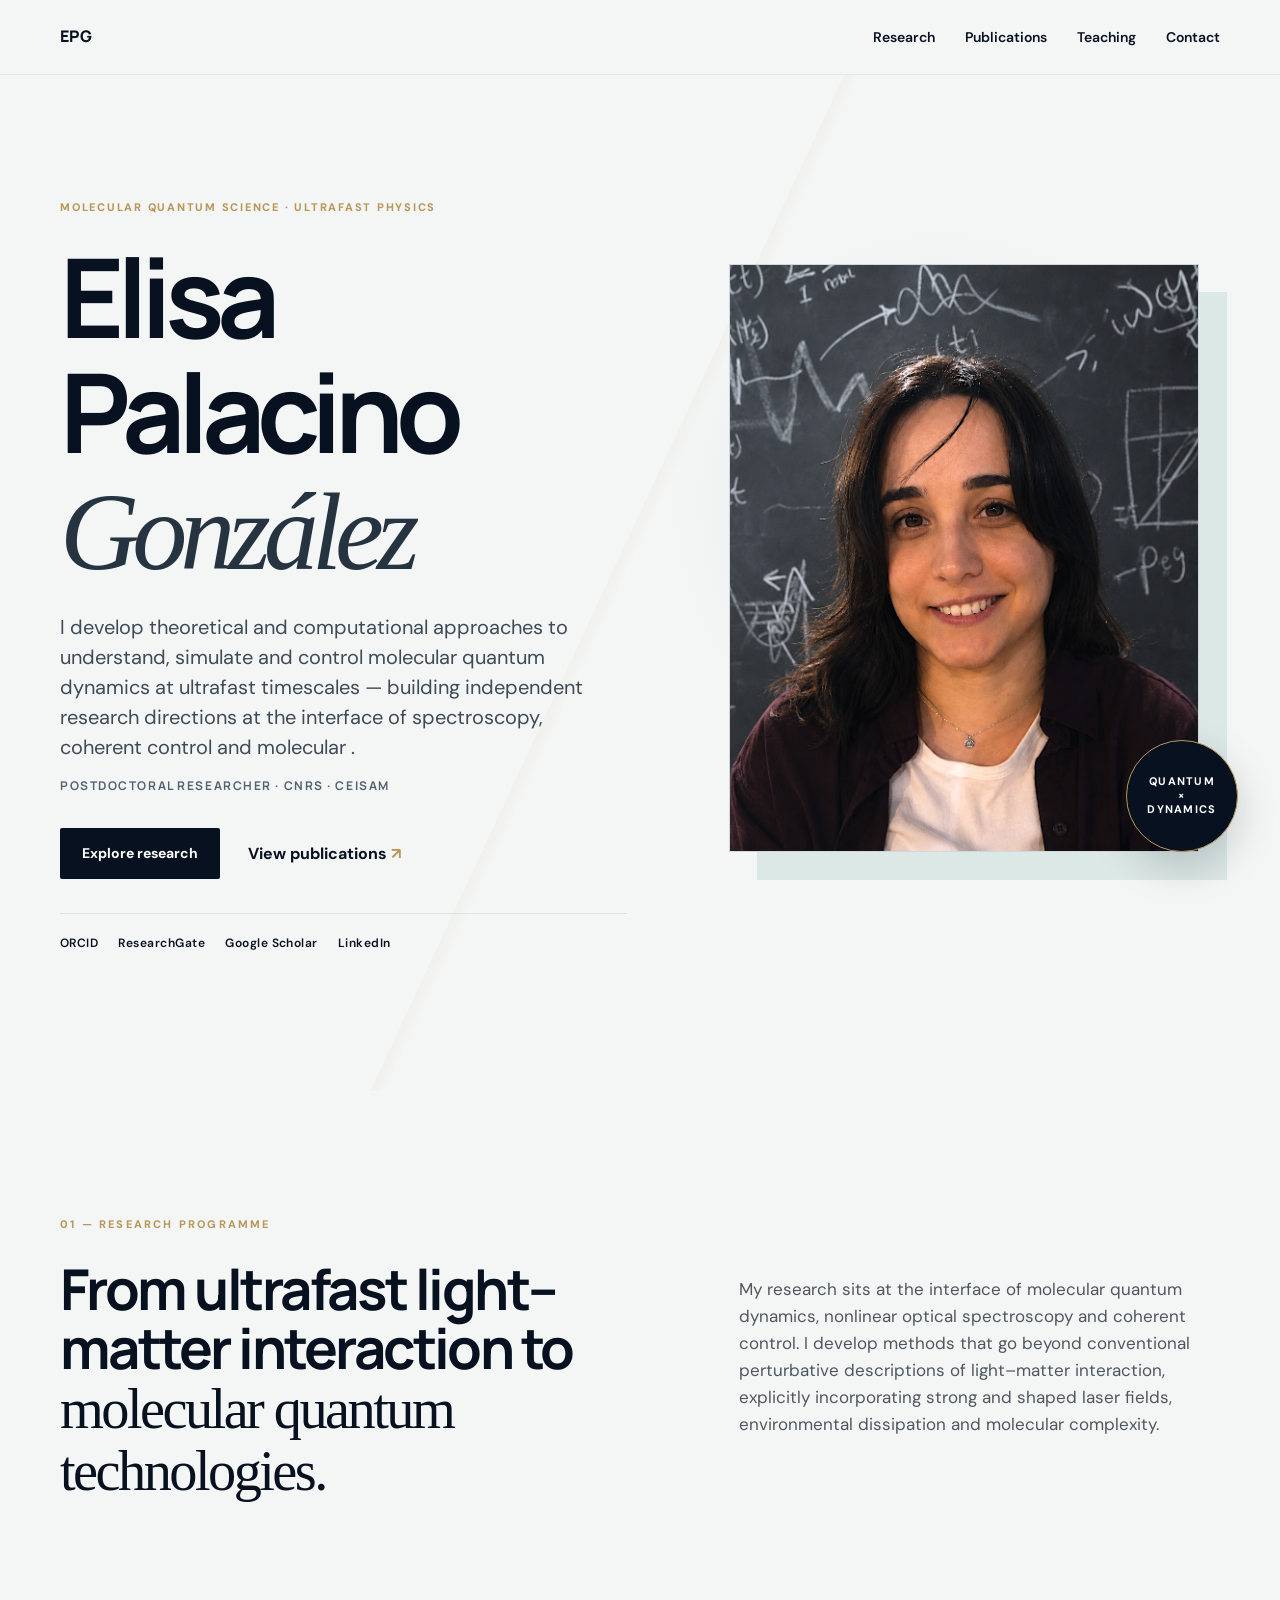
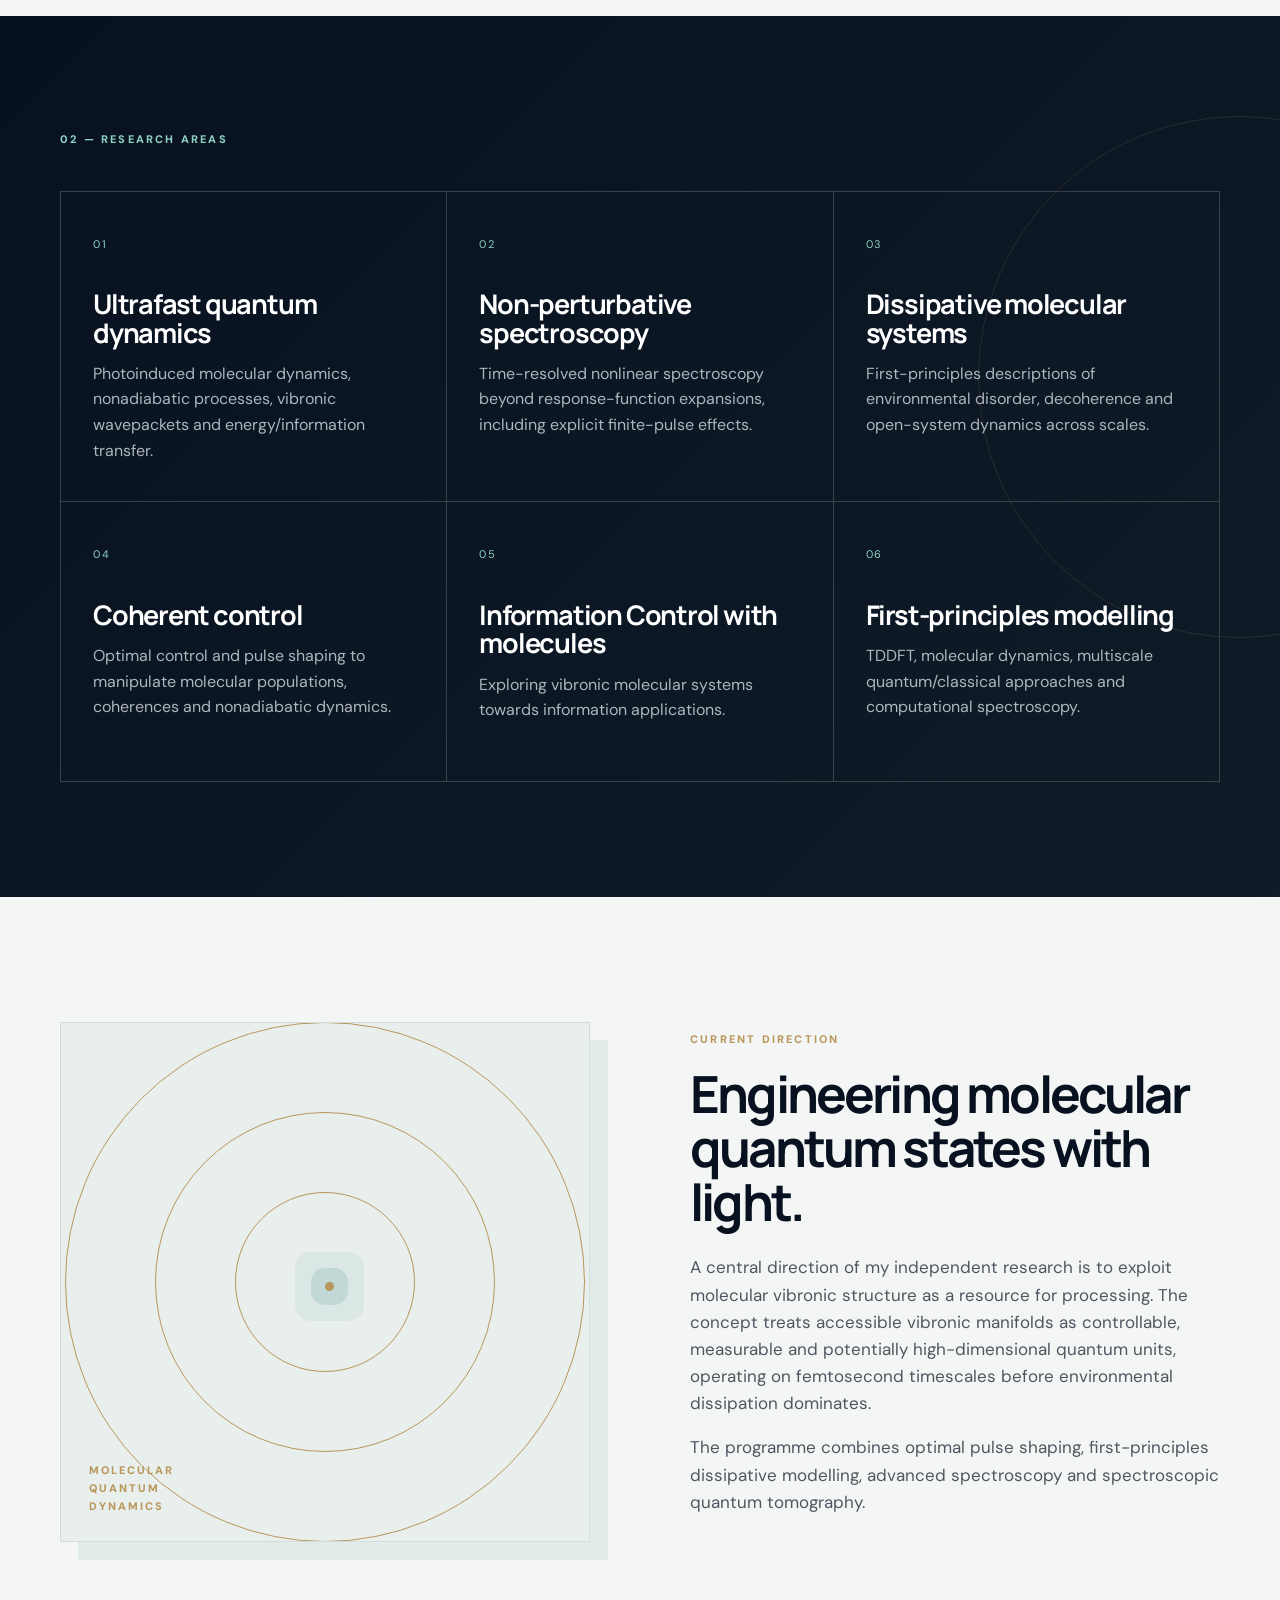
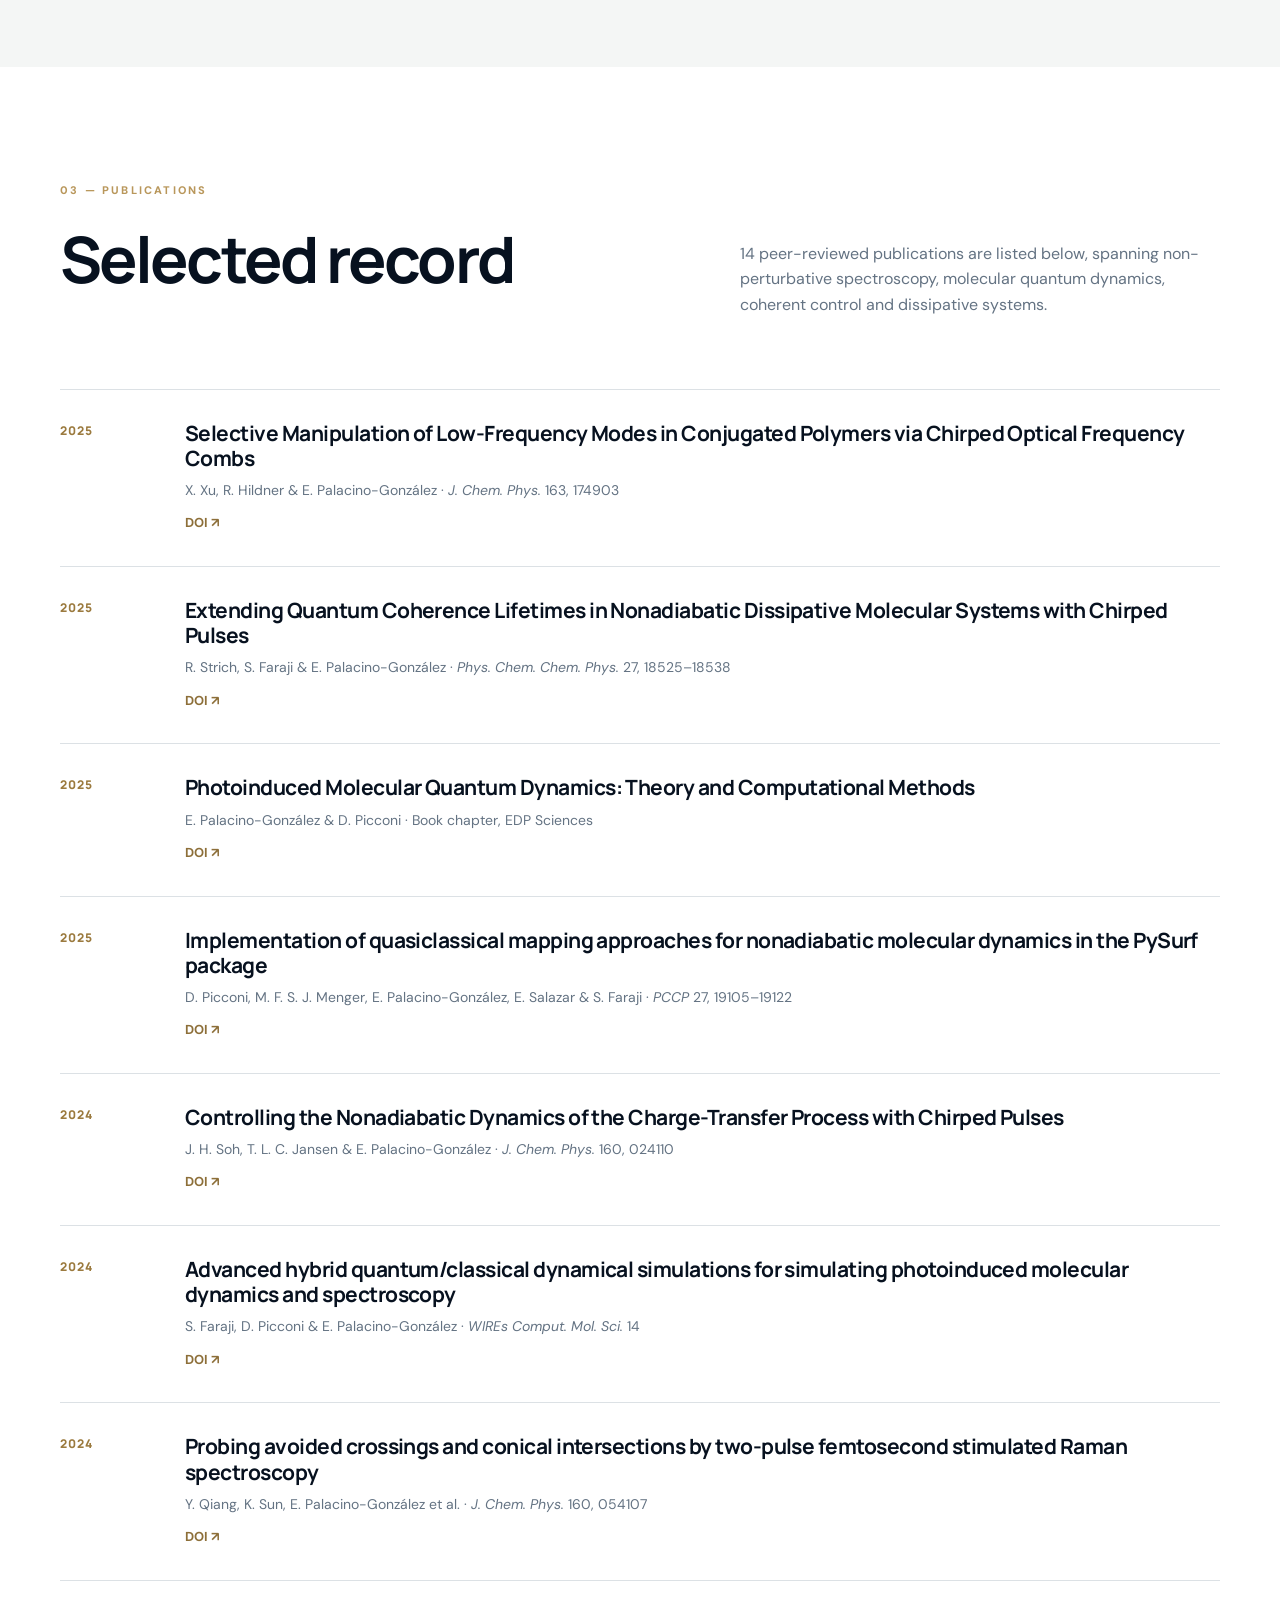
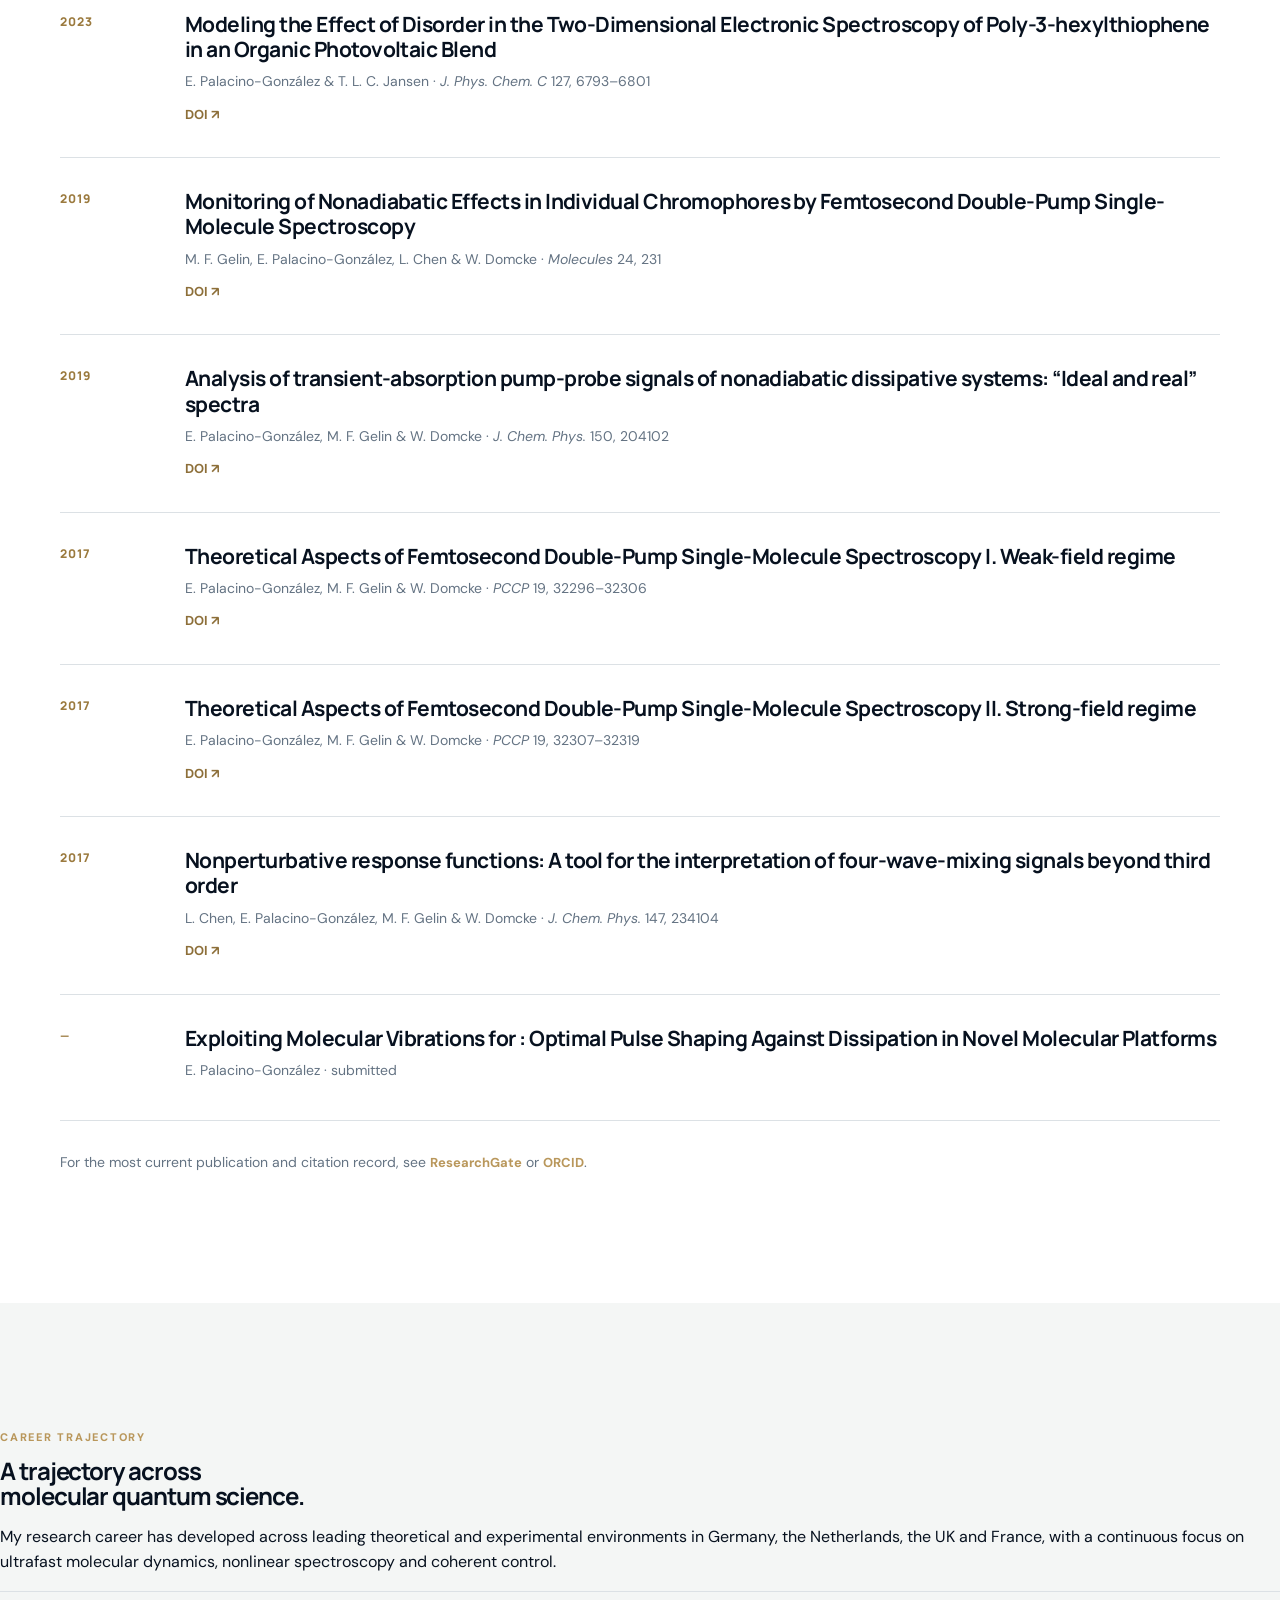
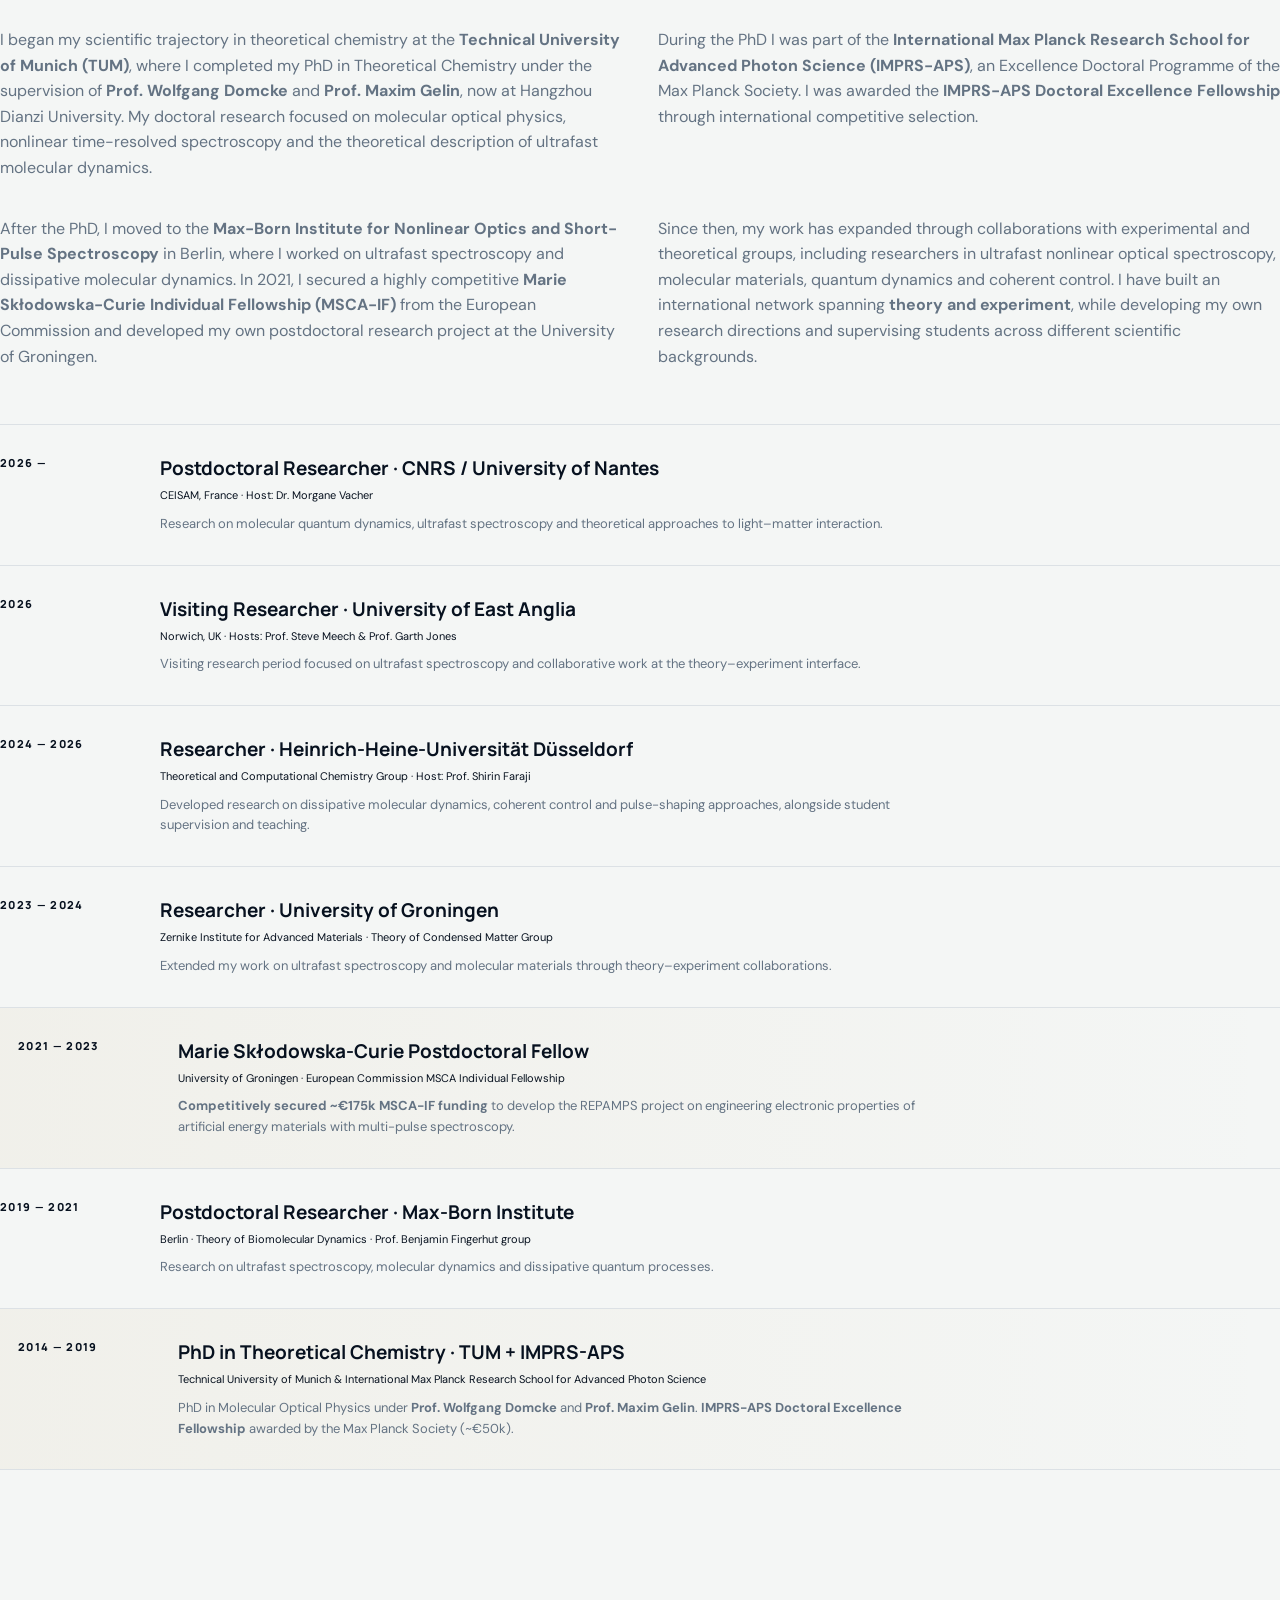
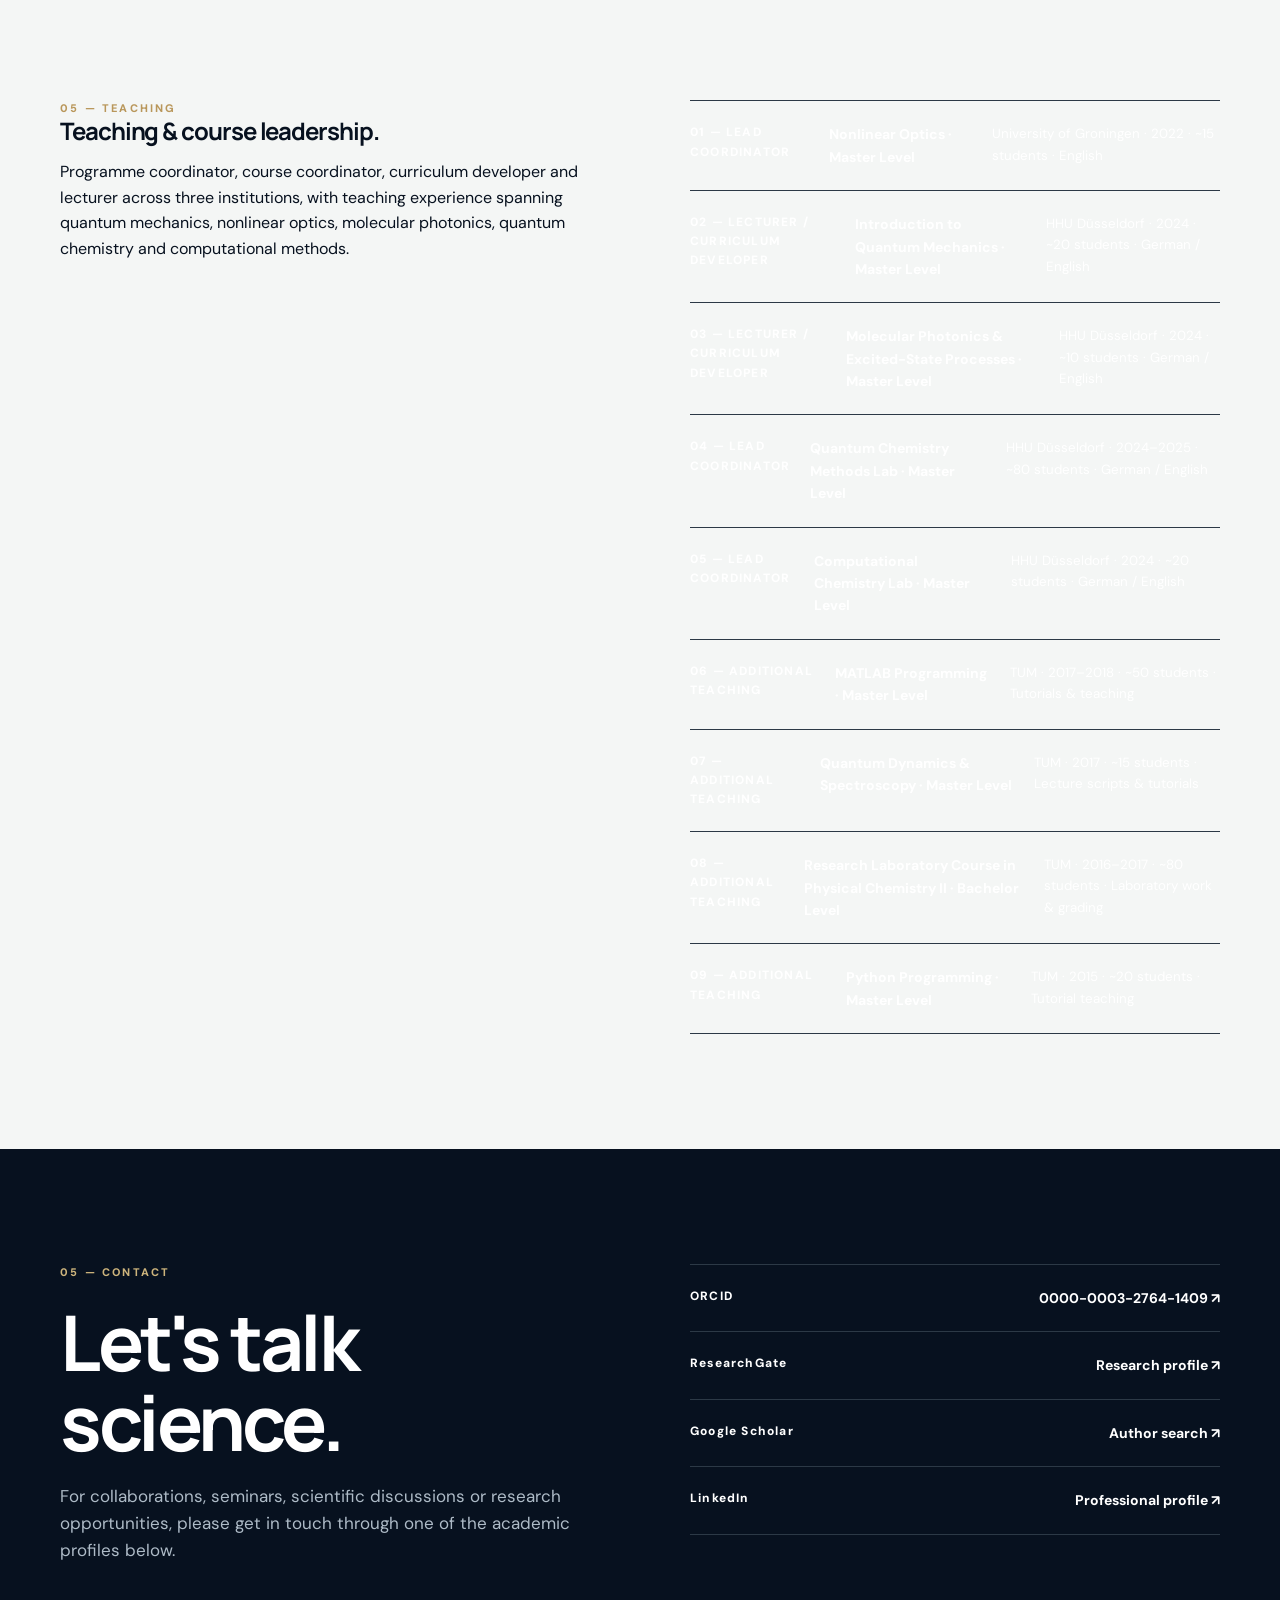
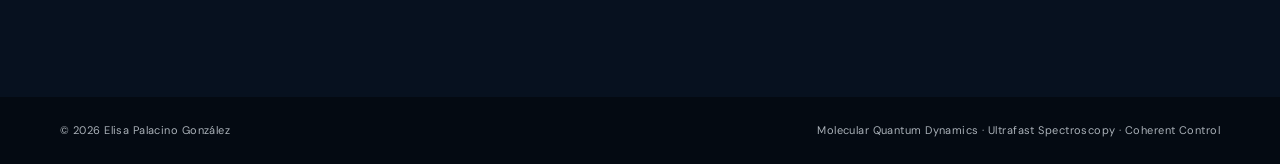
<file: index.html>
<!doctype html>
<html lang="en">
<head>
  <meta charset="utf-8">
  <meta name="viewport" content="width=device-width, initial-scale=1">
  <title>Elisa Palacino González — Molecular Quantum Dynamics</title>
  <meta name="description" content="Dr. Elisa Palacino González — theoretical chemist working on molecular quantum dynamics, ultrafast spectroscopy, coherent control and vibronic .">
  <meta name="author" content="Elisa Palacino González">
  <link rel="canonical" href="https://elisa-palacino-gonzalez.github.io/">
  <link rel="icon" href="assets/favicon.svg" type="image/svg+xml">
  <link rel="preconnect" href="https://fonts.googleapis.com">
  <link rel="preconnect" href="https://fonts.gstatic.com" crossorigin>
  <link href="https://fonts.googleapis.com/css2?family=DM+Sans:wght@400;500;600;700&family=Manrope:wght@500;600;700;800&display=swap" rel="stylesheet">
  <link rel="stylesheet" href="assets/style.css">
</head>
<body>
<header class="nav-wrap">
  <nav class="nav container">
    <a class="brand" href="#top">EPG</a>
    <div class="nav-links">
      <a href="#research">Research</a><a href="#publications">Publications</a><a href="#teaching">Teaching</a><a href="#contact">Contact</a>
    </div>
  </nav>
</header>
<main id="top">
  <section class="hero container">
    <div class="hero-copy">
      <p class="eyebrow">MOLECULAR QUANTUM SCIENCE · ULTRAFAST PHYSICS</p>
      <h1>Elisa Palacino<br><em>González</em></h1>
      <p class="lead">I develop theoretical and computational approaches to understand, simulate and control molecular quantum dynamics at ultrafast timescales — building independent research directions at the interface of spectroscopy, coherent control and molecular .</p>
      <p class="hero-role">Postdoctoral Researcher · CNRS · CEISAM</p>
      <div class="hero-links">
        <a class="button" href="#research">Explore research</a>
        <a class="text-link" href="#publications">View publications <span>↗</span></a>
      </div>
      <div class="socials">
        <a href="https://orcid.org/0000-0003-2764-1409" target="_blank" rel="noopener">ORCID</a>
        <a href="https://www.researchgate.net/profile/Elisa-Palacino-Gonzalez-2" target="_blank" rel="noopener">ResearchGate</a>
        <a href="https://scholar.google.com/citations?view_op=search_authors&mauthors=Elisa+Palacino+Gonzalez" target="_blank" rel="noopener">Google Scholar</a>
        <a href="https://www.linkedin.com/search/results/people/?keywords=Elisa%20Palacino%20Gonzalez" target="_blank" rel="noopener">LinkedIn</a>
      </div>
    </div>
    <div class="hero-image-wrap">
      <div class="image-frame"><img src="assets/portrait.jpg" alt="Dr. Elisa Palacino González"></div>
      <div class="orbit-label">QUANTUM<br>×<br>DYNAMICS</div>
    </div>
  </section>

  <section class="statement section container">
    <div class="section-kicker">01 — RESEARCH PROGRAMME</div>
    <div class="statement-grid">
      <h2>From ultrafast light–matter interaction to <span>molecular quantum technologies.</span></h2>
      <p>My research sits at the interface of molecular quantum dynamics, nonlinear optical spectroscopy and coherent control. I develop methods that go beyond conventional perturbative descriptions of light–matter interaction, explicitly incorporating strong and shaped laser fields, environmental dissipation and molecular complexity.</p>
    </div>
  </section>

  <section id="research" class="research section">
    <div class="container">
      <div class="section-kicker">02 — RESEARCH AREAS</div>
      <div class="cards">
        <article class="card"><span>01</span><h3>Ultrafast quantum dynamics</h3><p>Photoinduced molecular dynamics, nonadiabatic processes, vibronic wavepackets and energy/information transfer.</p></article>
        <article class="card"><span>02</span><h3>Non-perturbative spectroscopy</h3><p>Time-resolved nonlinear spectroscopy beyond response-function expansions, including explicit finite-pulse effects.</p></article>
        <article class="card"><span>03</span><h3>Dissipative molecular systems</h3><p>First-principles descriptions of environmental disorder, decoherence and open-system dynamics across scales.</p></article>
        <article class="card"><span>04</span><h3>Coherent control</h3><p>Optimal control and pulse shaping to manipulate molecular populations, coherences and nonadiabatic dynamics.</p></article>
        <article class="card"><span>05</span><h3> Information Control with molecules</h3><p>Exploring vibronic molecular systems towards information applications.</p></article>
        <article class="card"><span>06</span><h3>First-principles modelling</h3><p>TDDFT, molecular dynamics, multiscale quantum/classical approaches and computational spectroscopy.</p></article>
      </div>
    </div>
  </section>

  <section class="feature section container">
    <div class="feature-graphic"><div class="pulse"></div><div class="wave w1"></div><div class="wave w2"></div><div class="wave w3"></div><div class="feature-caption">MOLECULAR<br>QUANTUM<br>DYNAMICS</div></div>
    <div class="feature-copy"><div class="section-kicker">CURRENT DIRECTION</div><h2>Engineering molecular quantum states with light.</h2><p>A central direction of my independent research is to exploit molecular vibronic structure as a resource for  processing. The <strong></strong> concept treats accessible vibronic manifolds as controllable, measurable and potentially high-dimensional quantum units, operating on femtosecond timescales before environmental dissipation dominates.</p><p>The programme combines optimal pulse shaping, first-principles dissipative modelling, advanced spectroscopy and spectroscopic quantum tomography.</p></div>
  </section>

  <section id="publications" class="publications section">
    <div class="container">
      <div class="section-kicker">03 — PUBLICATIONS</div>
      <div class="pub-head"><h2>Selected record</h2><p>14 peer-reviewed publications are listed below, spanning non-perturbative spectroscopy, molecular quantum dynamics, coherent control and dissipative systems.</p></div>
      <div class="pub-list">
        <article class="pub"><div class="year">2025</div><div><h3>Selective Manipulation of Low-Frequency Modes in Conjugated Polymers via Chirped Optical Frequency Combs</h3><p>X. Xu, R. Hildner &amp; E. Palacino-González · <em>J. Chem. Phys.</em> 163, 174903</p><a href="https://doi.org/10.1063/5.0294970" target="_blank" rel="noopener">DOI ↗</a></div></article>
        <article class="pub"><div class="year">2025</div><div><h3>Extending Quantum Coherence Lifetimes in Nonadiabatic Dissipative Molecular Systems with Chirped Pulses</h3><p>R. Strich, S. Faraji &amp; E. Palacino-González · <em>Phys. Chem. Chem. Phys.</em> 27, 18525–18538</p><a href="https://doi.org/10.1039/D5CP01684C" target="_blank" rel="noopener">DOI ↗</a></div></article>
        <article class="pub"><div class="year">2025</div><div><h3>Photoinduced Molecular Quantum Dynamics: Theory and Computational Methods</h3><p>E. Palacino-González &amp; D. Picconi · Book chapter, EDP Sciences</p><a href="https://doi.org/10.1051/978-2-7598-3760-1" target="_blank" rel="noopener">DOI ↗</a></div></article>
        <article class="pub"><div class="year">2025</div><div><h3>Implementation of quasiclassical mapping approaches for nonadiabatic molecular dynamics in the PySurf package</h3><p>D. Picconi, M. F. S. J. Menger, E. Palacino-González, E. Salazar &amp; S. Faraji · <em>PCCP</em> 27, 19105–19122</p><a href="https://doi.org/10.1039/D5CP01194A" target="_blank" rel="noopener">DOI ↗</a></div></article>
        <article class="pub"><div class="year">2024</div><div><h3>Controlling the Nonadiabatic Dynamics of the Charge-Transfer Process with Chirped Pulses</h3><p>J. H. Soh, T. L. C. Jansen &amp; E. Palacino-González · <em>J. Chem. Phys.</em> 160, 024110</p><a href="https://doi.org/10.1063/5.0177073" target="_blank" rel="noopener">DOI ↗</a></div></article>
        <article class="pub"><div class="year">2024</div><div><h3>Advanced hybrid quantum/classical dynamical simulations for simulating photoinduced molecular dynamics and spectroscopy</h3><p>S. Faraji, D. Picconi &amp; E. Palacino-González · <em>WIREs Comput. Mol. Sci.</em> 14</p><a href="https://doi.org/10.1002/wcms.1731" target="_blank" rel="noopener">DOI ↗</a></div></article>
        <article class="pub"><div class="year">2024</div><div><h3>Probing avoided crossings and conical intersections by two-pulse femtosecond stimulated Raman spectroscopy</h3><p>Y. Qiang, K. Sun, E. Palacino-González et al. · <em>J. Chem. Phys.</em> 160, 054107</p><a href="https://doi.org/10.1063/5.0186583" target="_blank" rel="noopener">DOI ↗</a></div></article>
        <article class="pub"><div class="year">2023</div><div><h3>Modeling the Effect of Disorder in the Two-Dimensional Electronic Spectroscopy of Poly-3-hexylthiophene in an Organic Photovoltaic Blend</h3><p>E. Palacino-González &amp; T. L. C. Jansen · <em>J. Phys. Chem. C</em> 127, 6793–6801</p><a href="https://doi.org/10.1021/acs.jpcc.3c01080" target="_blank" rel="noopener">DOI ↗</a></div></article>
        <article class="pub"><div class="year">2019</div><div><h3>Monitoring of Nonadiabatic Effects in Individual Chromophores by Femtosecond Double-Pump Single-Molecule Spectroscopy</h3><p>M. F. Gelin, E. Palacino-González, L. Chen &amp; W. Domcke · <em>Molecules</em> 24, 231</p><a href="https://doi.org/10.3390/molecules24020231" target="_blank" rel="noopener">DOI ↗</a></div></article>
        <article class="pub"><div class="year">2019</div><div><h3>Analysis of transient-absorption pump-probe signals of nonadiabatic dissipative systems: “Ideal and real” spectra</h3><p>E. Palacino-González, M. F. Gelin &amp; W. Domcke · <em>J. Chem. Phys.</em> 150, 204102</p><a href="https://doi.org/10.1063/1.5094485" target="_blank" rel="noopener">DOI ↗</a></div></article>
        <article class="pub"><div class="year">2017</div><div><h3>Theoretical Aspects of Femtosecond Double-Pump Single-Molecule Spectroscopy I. Weak-field regime</h3><p>E. Palacino-González, M. F. Gelin &amp; W. Domcke · <em>PCCP</em> 19, 32296–32306</p><a href="https://doi.org/10.1039/C7CP04809B" target="_blank" rel="noopener">DOI ↗</a></div></article>
        <article class="pub"><div class="year">2017</div><div><h3>Theoretical Aspects of Femtosecond Double-Pump Single-Molecule Spectroscopy II. Strong-field regime</h3><p>E. Palacino-González, M. F. Gelin &amp; W. Domcke · <em>PCCP</em> 19, 32307–32319</p><a href="https://doi.org/10.1039/C7CP04810F" target="_blank" rel="noopener">DOI ↗</a></div></article>
        <article class="pub"><div class="year">2017</div><div><h3>Nonperturbative response functions: A tool for the interpretation of four-wave-mixing signals beyond third order</h3><p>L. Chen, E. Palacino-González, M. F. Gelin &amp; W. Domcke · <em>J. Chem. Phys.</em> 147, 234104</p><a href="https://doi.org/10.1063/1.5004763" target="_blank" rel="noopener">DOI ↗</a></div></article>
        <article class="pub"><div class="year">—</div><div><h3>Exploiting Molecular Vibrations for : Optimal Pulse Shaping Against Dissipation in Novel Molecular  Platforms</h3><p>E. Palacino-González · submitted <em></em></p></div></article>
      </div>
      <p class="pub-note">For the most current publication and citation record, see <a href="https://www.researchgate.net/profile/Elisa-Palacino-Gonzalez-2" target="_blank" rel="noopener">ResearchGate</a> or <a href="https://orcid.org/0000-0003-2764-1409" target="_blank" rel="noopener">ORCID</a>.</p>
    </div>
  </section>

  
<section id="career" class="section career-section">
  <div class="section-head">
    <div><p class="eyebrow">CAREER TRAJECTORY</p><h2>A trajectory across<br>molecular quantum science.</h2></div>
    <p class="section-intro">My research career has developed across leading theoretical and experimental environments in Germany, the Netherlands, the UK and France, with a continuous focus on ultrafast molecular dynamics, nonlinear spectroscopy and coherent control.</p>
  </div>

  <div class="career-intro">
    <p>I began my scientific trajectory in theoretical chemistry at the <strong>Technical University of Munich (TUM)</strong>, where I completed my PhD in Theoretical Chemistry under the supervision of <strong>Prof. Wolfgang Domcke</strong> and <strong>Prof. Maxim Gelin</strong>, now at Hangzhou Dianzi University. My doctoral research focused on molecular optical physics, nonlinear time-resolved spectroscopy and the theoretical description of ultrafast molecular dynamics.</p>
    <p>During the PhD I was part of the <strong>International Max Planck Research School for Advanced Photon Science (IMPRS-APS)</strong>, an Excellence Doctoral Programme of the Max Planck Society. I was awarded the <strong>IMPRS-APS Doctoral Excellence Fellowship</strong> through international competitive selection.</p>
    <p>After the PhD, I moved to the <strong>Max-Born Institute for Nonlinear Optics and Short-Pulse Spectroscopy</strong> in Berlin, where I worked on ultrafast spectroscopy and dissipative molecular dynamics. In 2021, I secured a highly competitive <strong>Marie Skłodowska-Curie Individual Fellowship (MSCA-IF)</strong> from the European Commission and developed my own postdoctoral research project at the University of Groningen.</p>
    <p>Since then, my work has expanded through collaborations with experimental and theoretical groups, including researchers in ultrafast nonlinear optical spectroscopy, molecular materials, quantum dynamics and coherent control. I have built an international network spanning <strong>theory and experiment</strong>, while developing my own research directions and supervising students across different scientific backgrounds.</p>
  </div>

  <div class="timeline career-timeline">
    <div class="career-item">
      <span class="career-year">2026 —</span>
      <div><b>Postdoctoral Researcher · CNRS / University of Nantes</b><small>CEISAM, France · Host: Dr. Morgane Vacher</small><p>Research on molecular quantum dynamics, ultrafast spectroscopy and theoretical approaches to light–matter interaction.</p></div>
    </div>
    <div class="career-item">
      <span class="career-year">2026</span>
      <div><b>Visiting Researcher · University of East Anglia</b><small>Norwich, UK · Hosts: Prof. Steve Meech & Prof. Garth Jones</small><p>Visiting research period focused on ultrafast spectroscopy and collaborative work at the theory–experiment interface.</p></div>
    </div>
    <div class="career-item">
      <span class="career-year">2024 — 2026</span>
      <div><b>Researcher · Heinrich-Heine-Universität Düsseldorf</b><small>Theoretical and Computational Chemistry Group · Host: Prof. Shirin Faraji</small><p>Developed research on dissipative molecular dynamics, coherent control and pulse-shaping approaches, alongside student supervision and teaching.</p></div>
    </div>
    <div class="career-item">
      <span class="career-year">2023 — 2024</span>
      <div><b>Researcher · University of Groningen</b><small>Zernike Institute for Advanced Materials · Theory of Condensed Matter Group</small><p>Extended my work on ultrafast spectroscopy and molecular materials through theory–experiment collaborations.</p></div>
    </div>
    <div class="career-item highlight">
      <span class="career-year">2021 — 2023</span>
      <div><b>Marie Skłodowska-Curie Postdoctoral Fellow</b><small>University of Groningen · European Commission MSCA Individual Fellowship</small><p><strong>Competitively secured ~€175k MSCA-IF funding</strong> to develop the REPAMPS project on engineering electronic properties of artificial energy materials with multi-pulse spectroscopy.</p></div>
    </div>
    <div class="career-item">
      <span class="career-year">2019 — 2021</span>
      <div><b>Postdoctoral Researcher · Max-Born Institute</b><small>Berlin · Theory of Biomolecular Dynamics · Prof. Benjamin Fingerhut group</small><p>Research on ultrafast spectroscopy, molecular dynamics and dissipative quantum processes.</p></div>
    </div>
    <div class="career-item highlight">
      <span class="career-year">2014 — 2019</span>
      <div><b>PhD in Theoretical Chemistry · TUM + IMPRS-APS</b><small>Technical University of Munich & International Max Planck Research School for Advanced Photon Science</small><p>PhD in Molecular Optical Physics under <strong>Prof. Wolfgang Domcke</strong> and <strong>Prof. Maxim Gelin</strong>. <strong>IMPRS-APS Doctoral Excellence Fellowship</strong> awarded by the Max Planck Society (~€50k).</p></div>
    </div>
  </div>
</section>

<section id="Teaching" class="teaching section">
  <div class="container contact-inner">

    <div>
      <div class="section-kicker">05 — TEACHING</div>
      <h2>Teaching &amp; course leadership.</h2>
      <p>
        Programme coordinator, course coordinator, curriculum developer and lecturer
        across three institutions, with teaching experience spanning quantum mechanics,
        nonlinear optics, molecular photonics, quantum chemistry and computational methods.
      </p>
    </div>

    <div class="contact-links">

      <a href="javascript:void(0)">
        <span>01 — LEAD COORDINATOR</span>
        <b>Nonlinear Optics · Master Level</b>
        <small>University of Groningen · 2022 · ~15 students · English</small>
      </a>

      <a href="javascript:void(0)">
        <span>02 — LECTURER / CURRICULUM DEVELOPER</span>
        <b>Introduction to Quantum Mechanics · Master Level</b>
        <small>HHU Düsseldorf · 2024 · ~20 students · German / English</small>
      </a>

      <a href="javascript:void(0)">
        <span>03 — LECTURER / CURRICULUM DEVELOPER</span>
        <b>Molecular Photonics &amp; Excited-State Processes · Master Level</b>
        <small>HHU Düsseldorf · 2024 · ~10 students · German / English</small>
      </a>

      <a href="javascript:void(0)">
        <span>04 — LEAD COORDINATOR</span>
        <b>Quantum Chemistry Methods Lab · Master Level</b>
        <small>HHU Düsseldorf · 2024–2025 · ~80 students · German / English</small>
      </a>

      <a href="javascript:void(0)">
        <span>05 — LEAD COORDINATOR</span>
        <b>Computational Chemistry Lab · Master Level</b>
        <small>HHU Düsseldorf · 2024 · ~20 students · German / English</small>
      </a>

      <a href="javascript:void(0)">
        <span>06 — ADDITIONAL TEACHING</span>
        <b>MATLAB Programming · Master Level</b>
        <small>TUM · 2017–2018 · ~50 students · Tutorials &amp; teaching</small>
      </a>

      <a href="javascript:void(0)">
        <span>07 — ADDITIONAL TEACHING</span>
        <b>Quantum Dynamics &amp; Spectroscopy · Master Level</b>
        <small>TUM · 2017 · ~15 students · Lecture scripts &amp; tutorials</small>
      </a>

      <a href="javascript:void(0)">
        <span>08 — ADDITIONAL TEACHING</span>
        <b>Research Laboratory Course in Physical Chemistry II · Bachelor Level</b>
        <small>TUM · 2016–2017 · ~80 students · Laboratory work &amp; grading</small>
      </a>

      <a href="javascript:void(0)">
        <span>09 — ADDITIONAL TEACHING</span>
        <b>Python Programming · Master Level</b>
        <small>TUM · 2015 · ~20 students · Tutorial teaching</small>
      </a>

    </div>

  </div>
</section>
  
  <section id="contact" class="contact section">
    <div class="container contact-inner"><div><div class="section-kicker">05 — CONTACT</div><h2>Let's talk science.</h2><p>For collaborations, seminars, scientific discussions or research opportunities, please get in touch through one of the academic profiles below.</p></div><div class="contact-links"><a href="https://orcid.org/0000-0003-2764-1409" target="_blank" rel="noopener"><span>ORCID</span><b>0000-0003-2764-1409 ↗</b></a><a href="https://www.researchgate.net/profile/Elisa-Palacino-Gonzalez-2" target="_blank" rel="noopener"><span>ResearchGate</span><b>Research profile ↗</b></a><a href="https://scholar.google.com/citations?view_op=search_authors&mauthors=Elisa+Palacino+Gonzalez" target="_blank" rel="noopener"><span>Google Scholar</span><b>Author search ↗</b></a><a href="https://www.linkedin.com/search/results/people/?keywords=Elisa%20Palacino%20Gonzalez" target="_blank" rel="noopener"><span>LinkedIn</span><b>Professional profile ↗</b></a></div></div>
  </section>
</main>
<footer><div class="container"><span>© 2026 Elisa Palacino González</span><span>Molecular Quantum Dynamics · Ultrafast Spectroscopy · Coherent Control</span></div></footer>
<script src="assets/main.js"></script>
</body>
</html>
</file>
<file: assets/style.css>
:root{--ink:#11141a;--muted:#66707b;--line:#dce1e5;--paper:#f7f7f4;--white:#fff;--accent:#0b6e69;--accent2:#d7eee8;--serif:Georgia,'Times New Roman',serif;--sans:'DM Sans',Arial,sans-serif;--head:'Manrope',Arial,sans-serif}*{box-sizing:border-box}html{scroll-behavior:smooth}body{margin:0;background:var(--paper);color:var(--ink);font-family:var(--sans);line-height:1.6}.container{width:min(1160px,calc(100% - 48px));margin:auto}.nav-wrap{position:sticky;top:0;z-index:20;background:rgba(247,247,244,.9);backdrop-filter:blur(12px);border-bottom:1px solid rgba(220,225,229,.75)}.nav{height:74px;display:flex;align-items:center;justify-content:space-between}.brand{font-family:var(--head);font-weight:800;letter-spacing:-.06em;font-size:24px;color:var(--ink);text-decoration:none}.nav-links{display:flex;gap:30px}.nav-links a,.socials a{color:var(--ink);text-decoration:none;font-size:14px;font-weight:600}.nav-links a:hover,.socials a:hover{color:var(--accent)}.hero{min-height:calc(100vh - 74px);display:grid;grid-template-columns:1.05fr .95fr;gap:80px;align-items:center;padding:70px 0 100px}.eyebrow,.section-kicker{font-size:11px;letter-spacing:.16em;font-weight:800;color:var(--accent)}h1,h2,h3{font-family:var(--head);line-height:1.05;margin:0;letter-spacing:-.045em}h1{font-size:clamp(58px,8vw,108px);margin:22px 0}.hero h1 em{font-family:var(--serif);font-weight:400}.lead{font-size:20px;max-width:630px;color:#424a52;line-height:1.5}.hero-links{display:flex;align-items:center;gap:28px;margin:34px 0}.button{display:inline-block;background:var(--ink);color:#fff;padding:14px 22px;border-radius:2px;text-decoration:none;font-weight:700;font-size:14px}.text-link{font-weight:700;color:var(--ink);text-decoration:none}.text-link span{color:var(--accent)}.socials{display:flex;gap:20px;flex-wrap:wrap;border-top:1px solid var(--line);padding-top:20px}.hero-image-wrap{position:relative;display:flex;justify-content:center}.image-frame{width:min(440px,100%);aspect-ratio:4/5;overflow:hidden;background:#ddd;box-shadow:28px 28px 0 var(--accent2)}.image-frame img{width:100%;height:100%;object-fit:cover;object-position:center top;display:block}.orbit-label{position:absolute;right:-18px;bottom:35px;background:var(--ink);color:#fff;width:112px;height:112px;border-radius:50%;display:grid;place-content:center;text-align:center;font-size:11px;line-height:1.25;letter-spacing:.12em;font-weight:700}.section{padding:115px 0}.statement{background:var(--paper)}.statement-grid{display:grid;grid-template-columns:1.1fr .9fr;gap:90px;margin-top:25px}.statement h2{font-size:clamp(34px,4.4vw,58px)}.statement h2 span{font-family:var(--serif);font-weight:400}.statement p,.feature-copy p,.about p,.contact p{font-size:17px;color:#4e5760}.research{background:#11141a;color:#fff}.research .section-kicker{color:#8ed2c5}.cards{display:grid;grid-template-columns:repeat(3,1fr);margin-top:42px;border-top:1px solid #3b4148;border-left:1px solid #3b4148}.card{padding:34px 30px 40px;border-right:1px solid #3b4148;border-bottom:1px solid #3b4148;min-height:250px}.card span{font-size:11px;color:#8ed2c5;letter-spacing:.15em}.card h3{font-size:25px;margin:35px 0 14px}.card p{color:#adb5bd;margin:0}.feature{display:grid;grid-template-columns:1fr 1fr;gap:100px;align-items:center}.feature-graphic{height:520px;background:#e7f1ee;position:relative;overflow:hidden}.pulse{position:absolute;width:9px;height:9px;border-radius:50%;background:var(--accent);left:50%;top:50%;box-shadow:0 0 0 14px rgba(11,110,105,.12),0 0 0 30px rgba(11,110,105,.06)}.wave{position:absolute;border:1px solid var(--accent);border-radius:50%;left:50%;top:50%;transform:translate(-50%,-50%)}.w1{width:180px;height:180px}.w2{width:340px;height:340px}.w3{width:520px;height:520px}.feature-caption{position:absolute;left:28px;bottom:26px;font-size:11px;letter-spacing:.18em;font-weight:800;color:var(--accent)}.feature-copy h2{font-size:clamp(38px,4vw,60px);margin:18px 0 26px}.publications{background:#fff}.pub-head{display:grid;grid-template-columns:1fr .8fr;gap:80px;margin:25px 0 55px}.pub-head h2{font-size:clamp(42px,5vw,65px)}.pub-head p{color:var(--muted);font-size:16px}.pub-list{border-top:1px solid var(--line)}.pub{display:grid;grid-template-columns:90px 1fr;gap:35px;padding:28px 0;border-bottom:1px solid var(--line)}.pub .year{font-family:var(--head);font-weight:800;color:var(--accent);font-size:14px}.pub h3{font-size:21px;line-height:1.2;margin-bottom:8px;letter-spacing:-.025em}.pub p{margin:0 0 8px;color:var(--muted);font-size:14px}.pub a,.pub-note a{color:var(--accent);font-weight:700;text-decoration:none;font-size:13px}.pub-note{margin-top:30px;color:var(--muted);font-size:14px}.about-grid{display:grid;grid-template-columns:1fr 1fr;gap:100px;margin-top:25px}.about h2{font-size:clamp(38px,4.5vw,60px)}.facts{display:flex;gap:34px;border-top:1px solid var(--line);margin-top:35px;padding-top:25px}.facts div{display:flex;flex-direction:column}.facts strong{font-family:var(--head);font-size:28px}.facts span{font-size:12px;color:var(--muted);max-width:120px}.contact{background:#e7f1ee}.contact-inner{display:grid;grid-template-columns:1fr 1fr;gap:100px}.contact h2{font-size:clamp(48px,6vw,80px);margin:20px 0}.contact-links{border-top:1px solid rgba(17,20,26,.2)}.contact-links a{display:flex;justify-content:space-between;gap:20px;padding:22px 0;border-bottom:1px solid rgba(17,20,26,.2);text-decoration:none;color:var(--ink)}.contact-links span{font-size:12px;letter-spacing:.1em;font-weight:800}.contact-links b{font-size:14px}.contact-links a:hover{color:var(--accent)}footer{background:var(--ink);color:#aab1b8;padding:25px 0;font-size:11px;letter-spacing:.04em}footer .container{display:flex;justify-content:space-between;gap:20px}@media(max-width:850px){.nav-links{display:none}.hero,.statement-grid,.feature,.pub-head,.about-grid,.contact-inner{grid-template-columns:1fr;gap:45px}.hero{padding-top:55px}.hero-image-wrap{order:-1}.cards{grid-template-columns:1fr 1fr}.feature-graphic{height:400px}.section{padding:85px 0}.pub{grid-template-columns:55px 1fr;gap:18px}footer .container{flex-direction:column}}@media(max-width:560px){.container{width:min(100% - 32px,1160px)}.hero{min-height:auto;padding-bottom:80px}.image-frame{box-shadow:15px 15px 0 var(--accent2)}.orbit-label{right:-3px;bottom:15px}.cards{grid-template-columns:1fr}.facts{flex-wrap:wrap}.pub h3{font-size:18px}.pub p{font-size:13px}footer .container{font-size:10px}}
/* Leadership visual layer */
:root{--ink:#07111f;--paper:#f4f6f5;--accent:#b9975b;--accent2:#dce8e5;--muted:#647383}
.nav-wrap{background:rgba(244,246,245,.94)}
.brand{letter-spacing:.02em;font-size:16px}
.hero{position:relative;isolation:isolate;min-height:calc(100vh - 74px);padding-top:85px;padding-bottom:110px}
.hero:before{content:"";position:absolute;z-index:-1;inset:0;background:radial-gradient(circle at 76% 42%,rgba(11,110,105,.10),transparent 26%),linear-gradient(115deg,transparent 48%,rgba(185,151,91,.06) 48%,transparent 49%)}
.hero-copy{padding:28px 0}
.hero h1{font-size:clamp(62px,8.6vw,118px);letter-spacing:-.065em}
.hero h1 em{font-family:Georgia,'Times New Roman',serif;font-style:italic;color:#263441}
.hero-role{font:700 12px var(--head);letter-spacing:.13em;text-transform:uppercase;color:#536273;margin:-5px 0 24px}
.lead{font-size:20px;max-width:680px;color:#3e4a56}
.socials a{font-size:12px;letter-spacing:.04em}
.hero-image-wrap{padding:10px 0 35px}
.image-frame{width:min(470px,100%);aspect-ratio:4/5;border:1px solid #cfd8dd;box-shadow:28px 28px 0 var(--accent2);position:relative}
.image-frame:before{content:"";position:absolute;inset:-12px;border:1px solid rgba(185,151,91,.6);z-index:-1}
.image-frame img{object-position:center 20%;filter:saturate(.95) contrast(1.04)}
.orbit-label{background:var(--ink);border:1px solid var(--accent);box-shadow:0 15px 40px rgba(7,17,31,.18)}
.statement{padding-top:125px}
.section-kicker{letter-spacing:.2em}
.research{background:linear-gradient(135deg,#07111f,#101b28);position:relative;overflow:hidden}
.research:after{content:"";position:absolute;width:520px;height:520px;border:1px solid rgba(185,151,91,.16);border-radius:50%;right:-220px;top:100px}
.research .container{position:relative;z-index:1}
.card{background:transparent;min-height:280px;padding:38px 32px}
.card:hover{background:rgba(255,255,255,.025)}
.card h3{font-size:27px}
.feature{padding-top:125px;padding-bottom:125px}
.feature-graphic{background:#e8efed;border:1px solid #d2dcd9;box-shadow:18px 18px 0 rgba(11,110,105,.08)}
.feature-copy h2{letter-spacing:-.055em}
.publications{background:#fff}
.pub{padding:31px 0}
.pub .year{color:#9b7a3e;font-size:12px;letter-spacing:.08em;text-transform:uppercase}
.pub h3{font-size:21px}
.pub a{color:#8d6f39}
.about{background:#f4f6f5}
.facts strong{color:#0d5860}
.contact{background:var(--ink);color:#fff}
.contact .section-kicker{color:#cdb47c}
.contact h2{color:#fff}
.contact p{color:#aebbc7}
.contact-links{border-top-color:#2c3946}
.contact-links a{color:#fff;border-bottom-color:#2c3946}
.contact-links a:hover{color:#d9c28f}
footer{background:#040a12}
@media(max-width:850px){.hero{padding-top:50px}.hero-image-wrap{order:-1}.hero-copy{padding-top:0}}

.career-intro{display:grid;grid-template-columns:1fr 1fr;gap:35px;margin:0 0 55px;border-top:1px solid var(--line);padding-top:35px}.career-intro p{font-size:16px;color:var(--muted);margin:0}.career-timeline{margin-top:0}.career-item{display:grid;grid-template-columns:130px 1fr;gap:30px;padding:30px 0;border-top:1px solid var(--line)}.career-item:last-child{border-bottom:1px solid var(--line)}.career-year{font:800 11px "Manrope";letter-spacing:.12em;color:var(--blue)}.career-item b{font:700 19px "Manrope";display:block}.career-item small{display:block;color:var(--blue);font-size:11px;margin-top:6px}.career-item p{color:var(--muted);font-size:13px;margin:9px 0 0;max-width:750px}.career-item.highlight{background:linear-gradient(90deg,rgba(200,169,107,.08),transparent);padding-left:18px;border-left:2px solid var(--gold)}.teaching-grid{display:grid;grid-template-columns:repeat(2,1fr);gap:1px;background:var(--line);border:1px solid var(--line)}.teaching-card{background:white;padding:32px;min-height:280px}.teaching-card.featured{background:var(--ink);color:white}.teaching-card .card-number{display:block}.teaching-card h3{font-size:28px;margin:38px 0 8px}.teaching-card p{color:var(--muted);font-size:12px}.teaching-card.featured p,.teaching-card.featured small{color:#aebdca}.teaching-card strong{display:block;font:700 12px "Manrope";margin:16px 0 9px}.teaching-card small{display:block;color:var(--muted);font-size:11px;line-height:1.5}.teaching-note{border-bottom:1px solid var(--line);padding:30px 0;color:var(--muted);font-size:14px}.network-section{background:#e9eef2;border-top:1px solid var(--line);border-bottom:1px solid var(--line)}.network-inner{max-width:1320px;margin:auto;padding:90px 6vw;display:grid;grid-template-columns:1fr 1fr;gap:6vw}.network-inner h2{font:800 clamp(40px,5vw,64px) "Manrope";letter-spacing:-.05em}.network-inner p{color:var(--muted);font-size:17px}.network-tags{display:flex;flex-wrap:wrap;gap:8px;margin-top:25px}.network-tags span{padding:7px 10px;border:1px solid #c6d0d8;font:700 9px "Manrope";letter-spacing:.04em;color:#536779;background:rgba(255,255,255,.45)}.pub-actions{display:flex;gap:8px;flex-wrap:wrap}@media(max-width:900px){.career-intro,.network-inner{grid-template-columns:1fr}.career-item{grid-template-columns:90px 1fr}.teaching-grid{grid-template-columns:1fr}}@media(max-width:560px){.career-item{grid-template-columns:1fr;gap:8px}.career-year{margin-bottom:4px}.pub-actions{margin-top:20px}}
</file>
